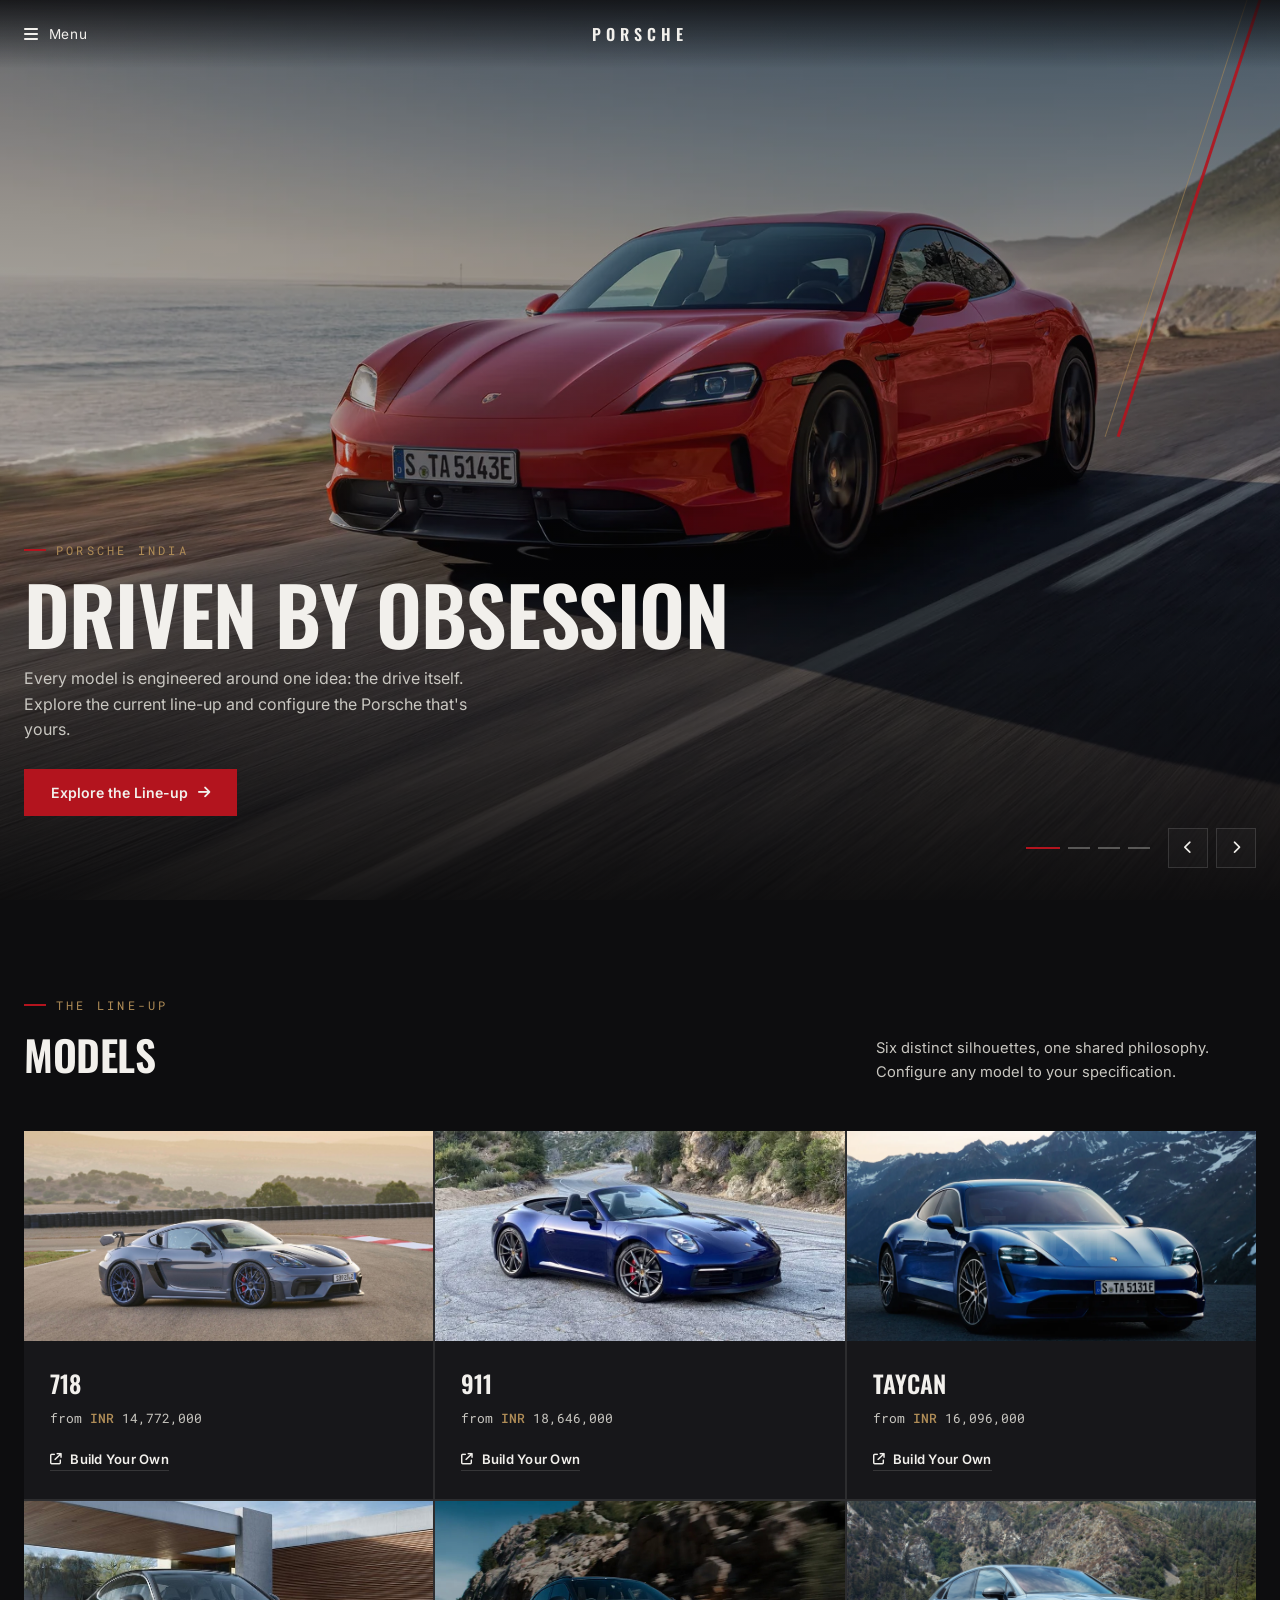
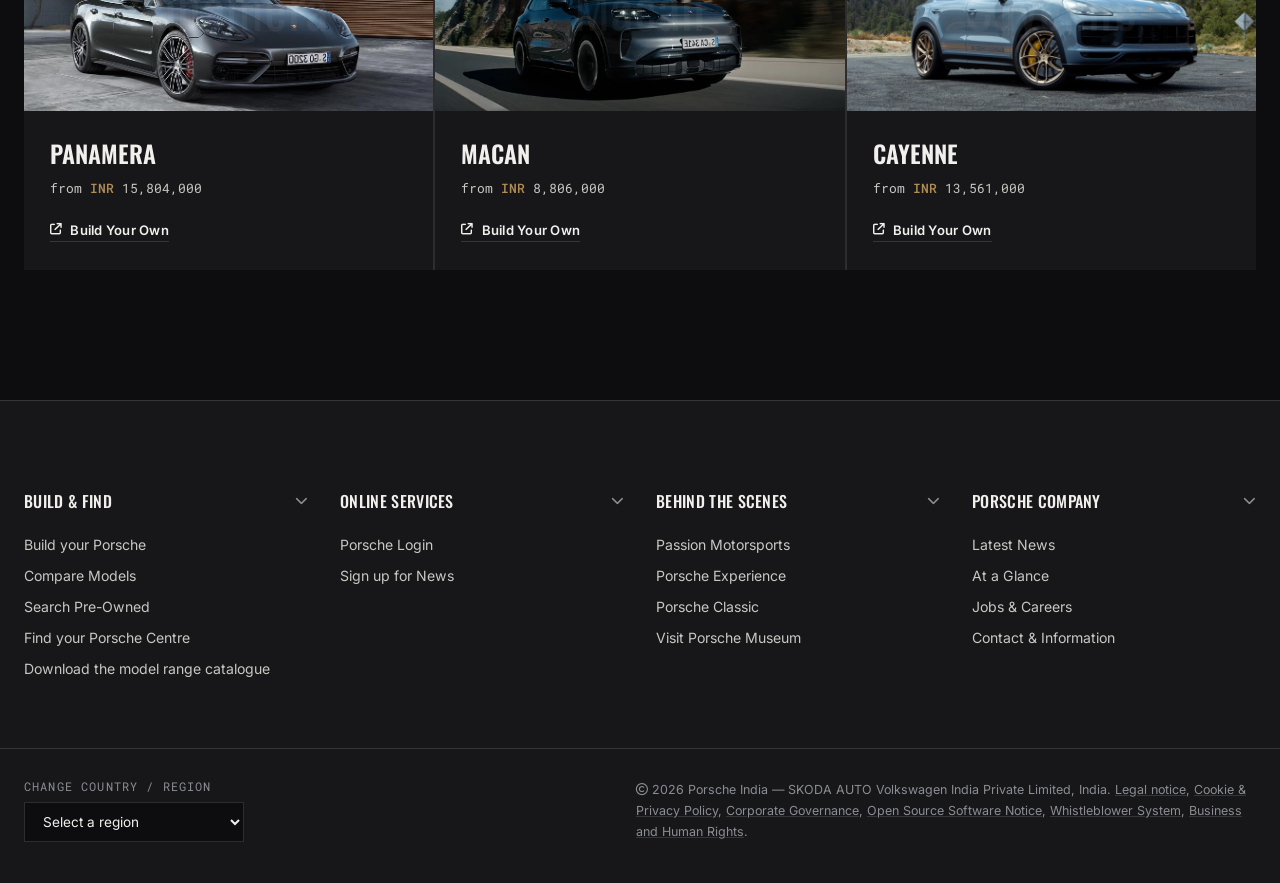
<file: index.html>
<!DOCTYPE html>
<html lang="en">

<head>
  <meta charset="UTF-8">
  <meta name="viewport" content="width=device-width, initial-scale=1.0">
  <title>Porsche India | Driven by Obsession</title>

  <link rel="preconnect" href="https://fonts.googleapis.com">
  <link rel="preconnect" href="https://fonts.gstatic.com" crossorigin>
  <link
    href="https://fonts.googleapis.com/css2?family=Oswald:wght@400;500;600;700&family=Inter:wght@400;500;600&family=Roboto+Mono:wght@400;500&display=swap"
    rel="stylesheet">

  <link rel="stylesheet" href="https://cdnjs.cloudflare.com/ajax/libs/font-awesome/6.4.2/css/all.min.css"
    integrity="sha512-z3gLpd7yknf1YoNbCzqRKc4qyor8gaKU1qmn+CShxbuBusANI9QpRohGBreCFkKxLhei6S9CQXFEbbKuqLg0DA=="
    crossorigin="anonymous" referrerpolicy="no-referrer" />

  <link rel="icon" type="image/x-icon" href="img/favicon.ico">
  <link rel="stylesheet" href="style.css">
</head>

<body>

  <header class="site-header" id="siteHeader">
    <button class="menu-trigger" id="menuTrigger" aria-haspopup="true" aria-expanded="false" aria-controls="drawer">
      <i class="fa-solid fa-bars"></i> Menu
    </button>
    <a href="#" class="wordmark">PORSCHE</a>
    <div class="header-spacer" aria-hidden="true"></div>
  </header>

  <div class="drawer-backdrop" id="drawerBackdrop"></div>
  <nav class="drawer" id="drawer" aria-label="Main menu">
    <div class="drawer-top">
      <span class="wordmark" style="position:static; transform:none;">PORSCHE<span>.</span></span>
      <button class="drawer-close" id="drawerClose" aria-label="Close menu"><i class="fa-solid fa-xmark"></i></button>
    </div>

    <div class="drawer-group">
      <h3>Build &amp; Find</h3>
      <ul>
        <li><a href="#">Build your Porsche</a></li>
        <li><a href="#">Compare Models</a></li>
        <li><a href="#">Search Pre-Owned</a></li>
        <li><a href="#">Find your Porsche Centre</a></li>
      </ul>
    </div>
    <div class="drawer-group">
      <h3>Online Services</h3>
      <ul>
        <li><a href="login.html">Porsche Login</a></li>
        <li><a href="#">Sign up for News</a></li>
      </ul>
    </div>
    <div class="drawer-group">
      <h3>Behind the Scenes</h3>
      <ul>
        <li><a href="#">Passion Motorsports</a></li>
        <li><a href="#">Porsche Experience</a></li>
        <li><a href="#">Porsche Classic</a></li>
      </ul>
    </div>
  </nav>
  <section class="hero" id="hero">
    <div class="hero-slide active" style="background-image:url('img/slider1.webp')"></div>
    <div class="hero-slide" style="background-image:url('img/slider2.webp')"></div>
    <div class="hero-slide" style="background-image:url('img/slider3.webp')"></div>
    <div class="hero-slide" style="background-image:url('img/slider4.webp')"></div>

    <div class="hero-content">
      <span class="eyebrow">Porsche India</span>
      <h1>Driven by Obsession</h1>
      <p>Every model is engineered around one idea: the drive itself. Explore the current line-up and configure the
        Porsche that's yours.</p>
      <a href="#models" class="btn-primary">Explore the Line-up <i class="fa-solid fa-arrow-right"></i></a>
    </div>

    <div class="hero-controls">
      <div class="hero-dots" id="heroDots"></div>
      <div class="hero-arrows">
        <button class="hero-arrow" id="heroPrev" aria-label="Previous slide"><i
            class="fa-solid fa-chevron-left"></i></button>
        <button class="hero-arrow" id="heroNext" aria-label="Next slide"><i
            class="fa-solid fa-chevron-right"></i></button>
      </div>
    </div>
  </section>

  <!-- ============================================================
       MODELS
  ============================================================ -->
  <section class="section" id="models">
    <div class="section-head">
      <div>
        <span class="eyebrow">The Line-up</span>
        <h2>Models</h2>
      </div>
      <p class="lede">Six distinct silhouettes, one shared philosophy. Configure any model to your specification.</p>
    </div>

    <div class="model-grid" id="modelGrid">

      <div class="model-card">
        <div class="model-media">
          <img src="img/718.jpeg" alt="Porsche 718" />
          <span class="fallback-mark">718</span>
        </div>
        <div class="model-body">
          <h3 class="name">718</h3>
          <p class="price">from <b>INR</b> 14,772,000</p>
          <a href="#" class="model-cta"><i class="fa-solid fa-arrow-up-right-from-square"></i> Build Your Own</a>
        </div>
      </div>

      <div class="model-card">
        <div class="model-media">
          <img src="img/911.jpg" alt="Porsche 911" />
          <span class="fallback-mark">911</span>
        </div>
        <div class="model-body">
          <h3 class="name">911</h3>
          <p class="price">from <b>INR</b> 18,646,000</p>
          <a href="911page.html" target="_blank" class="model-cta"><i
              class="fa-solid fa-arrow-up-right-from-square"></i> Build Your Own</a>
        </div>
      </div>

      <div class="model-card">
        <div class="model-media">
          <img src="img/tycan.webp" alt="Porsche Taycan" />
          <span class="fallback-mark">Taycan</span>
        </div>
        <div class="model-body">
          <h3 class="name">Taycan</h3>
          <p class="price">from <b>INR</b> 16,096,000</p>
          <a href="Tycanpage.html" target="_blank" class="model-cta"><i
              class="fa-solid fa-arrow-up-right-from-square"></i> Build Your Own</a>
        </div>
      </div>

      <div class="model-card">
        <div class="model-media">
          <img src="img/panamera.jpg" alt="Porsche Panamera" />
          <span class="fallback-mark">Panamera</span>
        </div>
        <div class="model-body">
          <h3 class="name">Panamera</h3>
          <p class="price">from <b>INR</b> 15,804,000</p>
          <a href="#" class="model-cta"><i class="fa-solid fa-arrow-up-right-from-square"></i> Build Your Own</a>
        </div>
      </div>

      <div class="model-card">
        <div class="model-media">
          <img src="img/macann.jpg" alt="Porsche Macan" />
          <span class="fallback-mark">Macan</span>
        </div>
        <div class="model-body">
          <h3 class="name">Macan</h3>
          <p class="price">from <b>INR</b> 8,806,000</p>
          <a href="#" class="model-cta"><i class="fa-solid fa-arrow-up-right-from-square"></i> Build Your Own</a>
        </div>
      </div>

      <div class="model-card">
        <div class="model-media">
          <img src="img/cayenne.jpg" alt="Porsche Cayenne" />
          <span class="fallback-mark">Cayenne</span>
        </div>
        <div class="model-body">
          <h3 class="name">Cayenne</h3>
          <p class="price">from <b>INR</b> 13,561,000</p>
          <a href="#" class="model-cta"><i class="fa-solid fa-arrow-up-right-from-square"></i> Build Your Own</a>
        </div>
      </div>

    </div>
  </section>

  <!-- ============================================================
       FOOTER
  ============================================================ -->
  <footer>
    <div class="foot-menu">
      <div class="foot-col">
        <button class="foot-col-trigger">Build &amp; Find <i class="fa-solid fa-chevron-down"></i></button>
        <ul class="foot-col-body">
          <li><a href="#">Build your Porsche</a></li>
          <li><a href="#">Compare Models</a></li>
          <li><a href="#">Search Pre-Owned</a></li>
          <li><a href="#">Find your Porsche Centre</a></li>
          <li><a href="#">Download the model range catalogue</a></li>
        </ul>
      </div>
      <div class="foot-col">
        <button class="foot-col-trigger">Online Services <i class="fa-solid fa-chevron-down"></i></button>
        <ul class="foot-col-body">
          <li><a href="#">Porsche Login</a></li>
          <li><a href="#">Sign up for News</a></li>
        </ul>
      </div>
      <div class="foot-col">
        <button class="foot-col-trigger">Behind the Scenes <i class="fa-solid fa-chevron-down"></i></button>
        <ul class="foot-col-body">
          <li><a href="#">Passion Motorsports</a></li>
          <li><a href="#">Porsche Experience</a></li>
          <li><a href="#">Porsche Classic</a></li>
          <li><a href="#">Visit Porsche Museum</a></li>
        </ul>
      </div>
      <div class="foot-col">
        <button class="foot-col-trigger">Porsche Company <i class="fa-solid fa-chevron-down"></i></button>
        <ul class="foot-col-body">
          <li><a href="#">Latest News</a></li>
          <li><a href="#">At a Glance</a></li>
          <li><a href="#">Jobs &amp; Careers</a></li>
          <li><a href="#">Contact &amp; Information</a></li>
        </ul>
      </div>
    </div>

    <div class="legal">
      <div class="legal-inner">
        <div class="region-select">
          <label for="regionSelect">Change country / region</label>
          <select name="region" id="regionSelect">
            <option value="">Select a region</option>
            <option value="north-america">North America</option>
            <option value="europe">Europe</option>
            <option value="asia">Asia</option>
            <option value="australia">Australia</option>
          </select>
        </div>

        <div class="copyright">
          <i class="fa-regular fa-copyright"></i> 2026 Porsche India — SKODA AUTO Volkswagen India Private Limited,
          India. <u>Legal notice</u>, <u>Cookie &amp; Privacy Policy</u>, <u>Corporate Governance</u>,
          <u>Open Source Software Notice</u>, <u>Whistleblower System</u>, <u>Business and Human Rights</u>.
        </div>
      </div>
    </div>
  </footer>

  <script>
    // ============================================================
    // HEADER — shrink / solidify on scroll
    // ============================================================
    const header = document.getElementById('siteHeader');
    const onScroll = () => header.classList.toggle('scrolled', window.scrollY > 30);
    document.addEventListener('scroll', onScroll, { passive: true });
    onScroll();

    // ============================================================
    // DRAWER MENU
    // ============================================================
    const drawer = document.getElementById('drawer');
    const backdrop = document.getElementById('drawerBackdrop');
    const menuTrigger = document.getElementById('menuTrigger');
    const drawerClose = document.getElementById('drawerClose');

    function openDrawer() {
      drawer.classList.add('open');
      backdrop.classList.add('open');
      menuTrigger.setAttribute('aria-expanded', 'true');
      document.body.style.overflow = 'hidden';
    }
    function closeDrawer() {
      drawer.classList.remove('open');
      backdrop.classList.remove('open');
      menuTrigger.setAttribute('aria-expanded', 'false');
      document.body.style.overflow = '';
    }
    menuTrigger.addEventListener('click', openDrawer);
    drawerClose.addEventListener('click', closeDrawer);
    backdrop.addEventListener('click', closeDrawer);
    document.addEventListener('keydown', e => { if (e.key === 'Escape') closeDrawer(); });

    // ============================================================
    // HERO CAROUSEL
    // ============================================================
    const slides = Array.from(document.querySelectorAll('.hero-slide'));
    const dotsWrap = document.getElementById('heroDots');
    let current = 0;
    let timer;

    slides.forEach((_, i) => {
      const dot = document.createElement('button');
      dot.className = 'hero-dot' + (i === 0 ? ' active' : '');
      dot.setAttribute('aria-label', 'Go to slide ' + (i + 1));
      dot.addEventListener('click', () => goTo(i));
      dotsWrap.appendChild(dot);
    });
    const dots = Array.from(dotsWrap.children);

    function goTo(index) {
      slides[current].classList.remove('active');
      dots[current].classList.remove('active');
      current = (index + slides.length) % slides.length;
      slides[current].classList.add('active');
      dots[current].classList.add('active');
      resetTimer();
    }
    function next() { goTo(current + 1); }
    function prev() { goTo(current - 1); }
    function resetTimer() {
      clearInterval(timer);
      timer = setInterval(next, 6000);
    }

    document.getElementById('heroNext').addEventListener('click', next);
    document.getElementById('heroPrev').addEventListener('click', prev);
    resetTimer();

    // swipe support
    let touchStartX = 0;
    const hero = document.getElementById('hero');
    hero.addEventListener('touchstart', e => touchStartX = e.touches[0].clientX, { passive: true });
    hero.addEventListener('touchend', e => {
      const diff = e.changedTouches[0].clientX - touchStartX;
      if (Math.abs(diff) > 40) diff < 0 ? next() : prev();
    }, { passive: true });

    // ============================================================
    // SCROLL REVEAL — model cards
    // ============================================================
    const cards = document.querySelectorAll('.model-card');
    const io = new IntersectionObserver((entries) => {
      entries.forEach((entry, i) => {
        if (entry.isIntersecting) {
          setTimeout(() => entry.target.classList.add('in-view'), i * 60);
          io.unobserve(entry.target);
        }
      });
    }, { threshold: 0.15 });
    cards.forEach(card => io.observe(card));

    // ============================================================
    // FOOTER ACCORDION (mobile only — CSS handles desktop override)
    // ============================================================
    document.querySelectorAll('.foot-col-trigger').forEach(btn => {
      btn.addEventListener('click', () => {
        if (window.innerWidth >= 640) return;
        btn.parentElement.classList.toggle('open');
      });
    });
  </script>

</body>

</html>
</file>
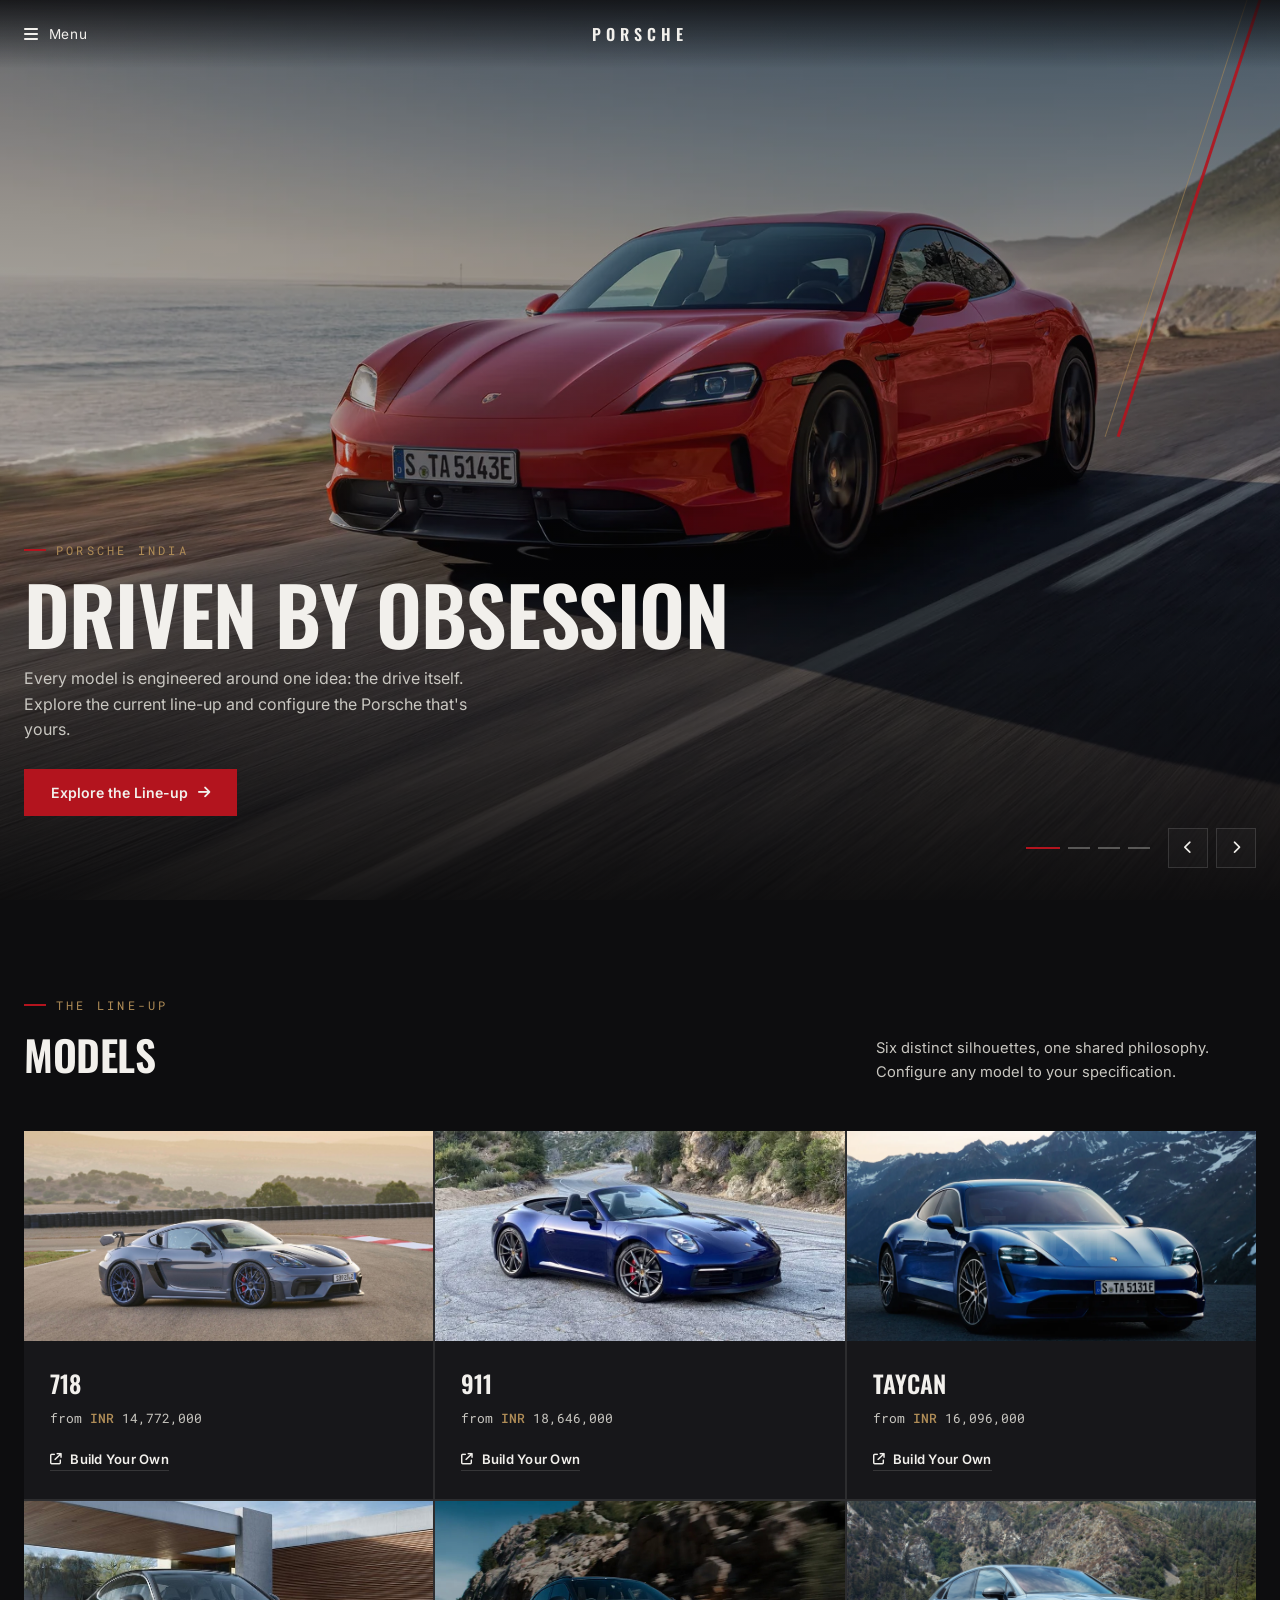
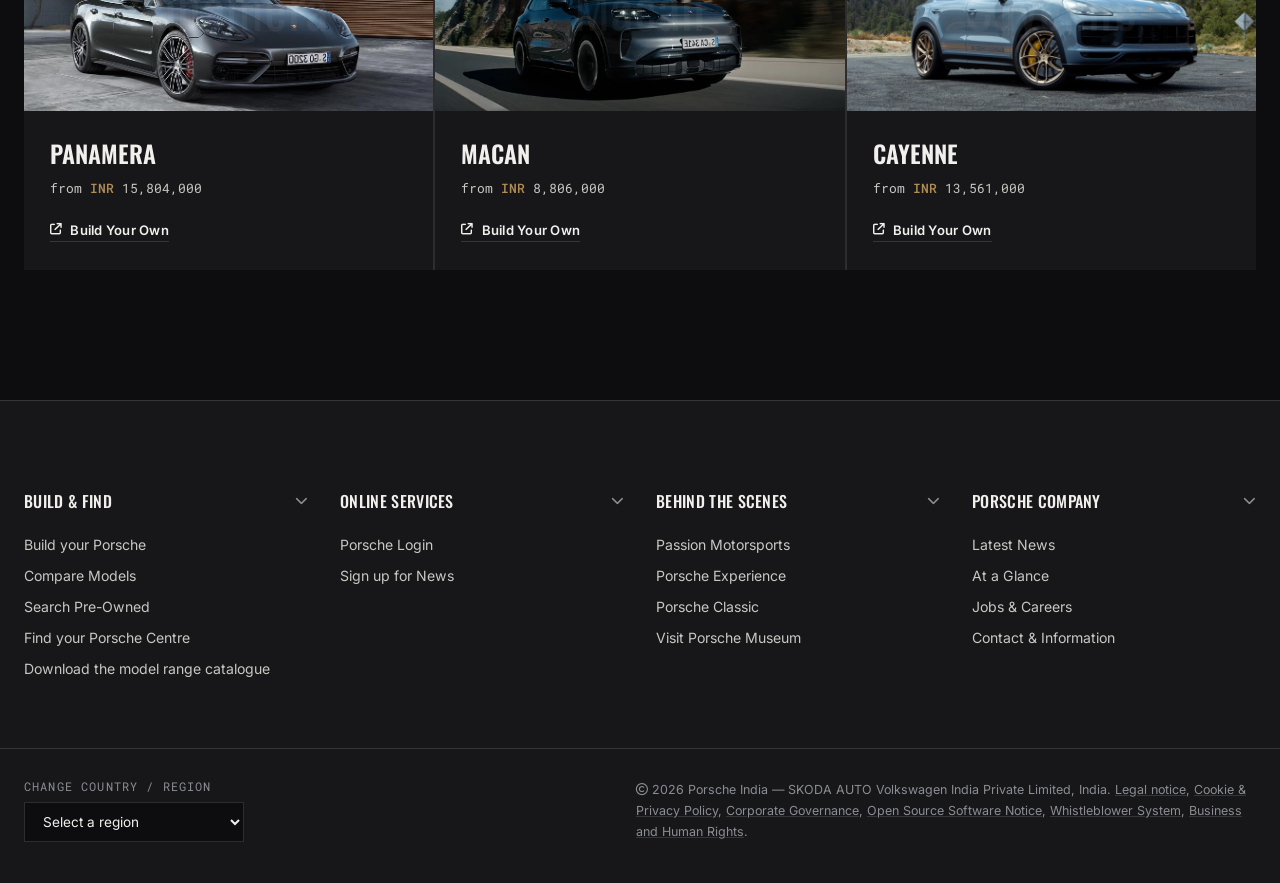
<file: mainpage.html>
<!DOCTYPE html>
<html lang="en">

<head>
  <meta charset="UTF-8">
  <meta name="viewport" content="width=device-width, initial-scale=1.0">
  <title>Porsche India | Driven by Obsession</title>

  <link rel="preconnect" href="https://fonts.googleapis.com">
  <link rel="preconnect" href="https://fonts.gstatic.com" crossorigin>
  <link
    href="https://fonts.googleapis.com/css2?family=Oswald:wght@400;500;600;700&family=Inter:wght@400;500;600&family=Roboto+Mono:wght@400;500&display=swap"
    rel="stylesheet">

  <link rel="stylesheet" href="https://cdnjs.cloudflare.com/ajax/libs/font-awesome/6.4.2/css/all.min.css"
    integrity="sha512-z3gLpd7yknf1YoNbCzqRKc4qyor8gaKU1qmn+CShxbuBusANI9QpRohGBreCFkKxLhei6S9CQXFEbbKuqLg0DA=="
    crossorigin="anonymous" referrerpolicy="no-referrer" />

  <link rel="icon" type="image/x-icon" href="img/favicon.ico">
  <link rel="stylesheet" href="style.css">
</head>

<body>

  <header class="site-header" id="siteHeader">
    <button class="menu-trigger" id="menuTrigger" aria-haspopup="true" aria-expanded="false" aria-controls="drawer">
      <i class="fa-solid fa-bars"></i> Menu
    </button>
    <a href="#" class="wordmark">PORSCHE</a>
    <div class="header-spacer" aria-hidden="true"></div>
  </header>

  <div class="drawer-backdrop" id="drawerBackdrop"></div>
  <nav class="drawer" id="drawer" aria-label="Main menu">
    <div class="drawer-top">
      <span class="wordmark" style="position:static; transform:none;">PORSCHE<span>.</span></span>
      <button class="drawer-close" id="drawerClose" aria-label="Close menu"><i class="fa-solid fa-xmark"></i></button>
    </div>

    <div class="drawer-group">
      <h3>Build &amp; Find</h3>
      <ul>
        <li><a href="#">Build your Porsche</a></li>
        <li><a href="#">Compare Models</a></li>
        <li><a href="#">Search Pre-Owned</a></li>
        <li><a href="#">Find your Porsche Centre</a></li>
      </ul>
    </div>
    <div class="drawer-group">
      <h3>Online Services</h3>
      <ul>
        <li><a href="login.html">Porsche Login</a></li>
        <li><a href="#">Sign up for News</a></li>
      </ul>
    </div>
    <div class="drawer-group">
      <h3>Behind the Scenes</h3>
      <ul>
        <li><a href="#">Passion Motorsports</a></li>
        <li><a href="#">Porsche Experience</a></li>
        <li><a href="#">Porsche Classic</a></li>
      </ul>
    </div>
  </nav>
  <section class="hero" id="hero">
    <div class="hero-slide active" style="background-image:url('img/slider1.webp')"></div>
    <div class="hero-slide" style="background-image:url('img/slider2.webp')"></div>
    <div class="hero-slide" style="background-image:url('img/slider3.webp')"></div>
    <div class="hero-slide" style="background-image:url('img/slider4.webp')"></div>

    <div class="hero-content">
      <span class="eyebrow">Porsche India</span>
      <h1>Driven by Obsession</h1>
      <p>Every model is engineered around one idea: the drive itself. Explore the current line-up and configure the
        Porsche that's yours.</p>
      <a href="#models" class="btn-primary">Explore the Line-up <i class="fa-solid fa-arrow-right"></i></a>
    </div>

    <div class="hero-controls">
      <div class="hero-dots" id="heroDots"></div>
      <div class="hero-arrows">
        <button class="hero-arrow" id="heroPrev" aria-label="Previous slide"><i
            class="fa-solid fa-chevron-left"></i></button>
        <button class="hero-arrow" id="heroNext" aria-label="Next slide"><i
            class="fa-solid fa-chevron-right"></i></button>
      </div>
    </div>
  </section>

  <!-- ============================================================
       MODELS
  ============================================================ -->
  <section class="section" id="models">
    <div class="section-head">
      <div>
        <span class="eyebrow">The Line-up</span>
        <h2>Models</h2>
      </div>
      <p class="lede">Six distinct silhouettes, one shared philosophy. Configure any model to your specification.</p>
    </div>

    <div class="model-grid" id="modelGrid">

      <div class="model-card">
        <div class="model-media">
          <img src="img/718.jpeg" alt="Porsche 718" />
          <span class="fallback-mark">718</span>
        </div>
        <div class="model-body">
          <h3 class="name">718</h3>
          <p class="price">from <b>INR</b> 14,772,000</p>
          <a href="#" class="model-cta"><i class="fa-solid fa-arrow-up-right-from-square"></i> Build Your Own</a>
        </div>
      </div>

      <div class="model-card">
        <div class="model-media">
          <img src="img/911.jpg" alt="Porsche 911" />
          <span class="fallback-mark">911</span>
        </div>
        <div class="model-body">
          <h3 class="name">911</h3>
          <p class="price">from <b>INR</b> 18,646,000</p>
          <a href="911page.html" target="_blank" class="model-cta"><i
              class="fa-solid fa-arrow-up-right-from-square"></i> Build Your Own</a>
        </div>
      </div>

      <div class="model-card">
        <div class="model-media">
          <img src="img/tycan.webp" alt="Porsche Taycan" />
          <span class="fallback-mark">Taycan</span>
        </div>
        <div class="model-body">
          <h3 class="name">Taycan</h3>
          <p class="price">from <b>INR</b> 16,096,000</p>
          <a href="Tycanpage.html" target="_blank" class="model-cta"><i
              class="fa-solid fa-arrow-up-right-from-square"></i> Build Your Own</a>
        </div>
      </div>

      <div class="model-card">
        <div class="model-media">
          <img src="img/panamera.jpg" alt="Porsche Panamera" />
          <span class="fallback-mark">Panamera</span>
        </div>
        <div class="model-body">
          <h3 class="name">Panamera</h3>
          <p class="price">from <b>INR</b> 15,804,000</p>
          <a href="#" class="model-cta"><i class="fa-solid fa-arrow-up-right-from-square"></i> Build Your Own</a>
        </div>
      </div>

      <div class="model-card">
        <div class="model-media">
          <img src="img/macann.jpg" alt="Porsche Macan" />
          <span class="fallback-mark">Macan</span>
        </div>
        <div class="model-body">
          <h3 class="name">Macan</h3>
          <p class="price">from <b>INR</b> 8,806,000</p>
          <a href="#" class="model-cta"><i class="fa-solid fa-arrow-up-right-from-square"></i> Build Your Own</a>
        </div>
      </div>

      <div class="model-card">
        <div class="model-media">
          <img src="img/cayenne.jpg" alt="Porsche Cayenne" />
          <span class="fallback-mark">Cayenne</span>
        </div>
        <div class="model-body">
          <h3 class="name">Cayenne</h3>
          <p class="price">from <b>INR</b> 13,561,000</p>
          <a href="#" class="model-cta"><i class="fa-solid fa-arrow-up-right-from-square"></i> Build Your Own</a>
        </div>
      </div>

    </div>
  </section>

  <!-- ============================================================
       FOOTER
  ============================================================ -->
  <footer>
    <div class="foot-menu">
      <div class="foot-col">
        <button class="foot-col-trigger">Build &amp; Find <i class="fa-solid fa-chevron-down"></i></button>
        <ul class="foot-col-body">
          <li><a href="#">Build your Porsche</a></li>
          <li><a href="#">Compare Models</a></li>
          <li><a href="#">Search Pre-Owned</a></li>
          <li><a href="#">Find your Porsche Centre</a></li>
          <li><a href="#">Download the model range catalogue</a></li>
        </ul>
      </div>
      <div class="foot-col">
        <button class="foot-col-trigger">Online Services <i class="fa-solid fa-chevron-down"></i></button>
        <ul class="foot-col-body">
          <li><a href="#">Porsche Login</a></li>
          <li><a href="#">Sign up for News</a></li>
        </ul>
      </div>
      <div class="foot-col">
        <button class="foot-col-trigger">Behind the Scenes <i class="fa-solid fa-chevron-down"></i></button>
        <ul class="foot-col-body">
          <li><a href="#">Passion Motorsports</a></li>
          <li><a href="#">Porsche Experience</a></li>
          <li><a href="#">Porsche Classic</a></li>
          <li><a href="#">Visit Porsche Museum</a></li>
        </ul>
      </div>
      <div class="foot-col">
        <button class="foot-col-trigger">Porsche Company <i class="fa-solid fa-chevron-down"></i></button>
        <ul class="foot-col-body">
          <li><a href="#">Latest News</a></li>
          <li><a href="#">At a Glance</a></li>
          <li><a href="#">Jobs &amp; Careers</a></li>
          <li><a href="#">Contact &amp; Information</a></li>
        </ul>
      </div>
    </div>

    <div class="legal">
      <div class="legal-inner">
        <div class="region-select">
          <label for="regionSelect">Change country / region</label>
          <select name="region" id="regionSelect">
            <option value="">Select a region</option>
            <option value="north-america">North America</option>
            <option value="europe">Europe</option>
            <option value="asia">Asia</option>
            <option value="australia">Australia</option>
          </select>
        </div>

        <div class="copyright">
          <i class="fa-regular fa-copyright"></i> 2026 Porsche India — SKODA AUTO Volkswagen India Private Limited,
          India. <u>Legal notice</u>, <u>Cookie &amp; Privacy Policy</u>, <u>Corporate Governance</u>,
          <u>Open Source Software Notice</u>, <u>Whistleblower System</u>, <u>Business and Human Rights</u>.
        </div>
      </div>
    </div>
  </footer>

  <script>
    // ============================================================
    // HEADER — shrink / solidify on scroll
    // ============================================================
    const header = document.getElementById('siteHeader');
    const onScroll = () => header.classList.toggle('scrolled', window.scrollY > 30);
    document.addEventListener('scroll', onScroll, { passive: true });
    onScroll();

    // ============================================================
    // DRAWER MENU
    // ============================================================
    const drawer = document.getElementById('drawer');
    const backdrop = document.getElementById('drawerBackdrop');
    const menuTrigger = document.getElementById('menuTrigger');
    const drawerClose = document.getElementById('drawerClose');

    function openDrawer() {
      drawer.classList.add('open');
      backdrop.classList.add('open');
      menuTrigger.setAttribute('aria-expanded', 'true');
      document.body.style.overflow = 'hidden';
    }
    function closeDrawer() {
      drawer.classList.remove('open');
      backdrop.classList.remove('open');
      menuTrigger.setAttribute('aria-expanded', 'false');
      document.body.style.overflow = '';
    }
    menuTrigger.addEventListener('click', openDrawer);
    drawerClose.addEventListener('click', closeDrawer);
    backdrop.addEventListener('click', closeDrawer);
    document.addEventListener('keydown', e => { if (e.key === 'Escape') closeDrawer(); });

    // ============================================================
    // HERO CAROUSEL
    // ============================================================
    const slides = Array.from(document.querySelectorAll('.hero-slide'));
    const dotsWrap = document.getElementById('heroDots');
    let current = 0;
    let timer;

    slides.forEach((_, i) => {
      const dot = document.createElement('button');
      dot.className = 'hero-dot' + (i === 0 ? ' active' : '');
      dot.setAttribute('aria-label', 'Go to slide ' + (i + 1));
      dot.addEventListener('click', () => goTo(i));
      dotsWrap.appendChild(dot);
    });
    const dots = Array.from(dotsWrap.children);

    function goTo(index) {
      slides[current].classList.remove('active');
      dots[current].classList.remove('active');
      current = (index + slides.length) % slides.length;
      slides[current].classList.add('active');
      dots[current].classList.add('active');
      resetTimer();
    }
    function next() { goTo(current + 1); }
    function prev() { goTo(current - 1); }
    function resetTimer() {
      clearInterval(timer);
      timer = setInterval(next, 6000);
    }

    document.getElementById('heroNext').addEventListener('click', next);
    document.getElementById('heroPrev').addEventListener('click', prev);
    resetTimer();

    // swipe support
    let touchStartX = 0;
    const hero = document.getElementById('hero');
    hero.addEventListener('touchstart', e => touchStartX = e.touches[0].clientX, { passive: true });
    hero.addEventListener('touchend', e => {
      const diff = e.changedTouches[0].clientX - touchStartX;
      if (Math.abs(diff) > 40) diff < 0 ? next() : prev();
    }, { passive: true });

    // ============================================================
    // SCROLL REVEAL — model cards
    // ============================================================
    const cards = document.querySelectorAll('.model-card');
    const io = new IntersectionObserver((entries) => {
      entries.forEach((entry, i) => {
        if (entry.isIntersecting) {
          setTimeout(() => entry.target.classList.add('in-view'), i * 60);
          io.unobserve(entry.target);
        }
      });
    }, { threshold: 0.15 });
    cards.forEach(card => io.observe(card));

    // ============================================================
    // FOOTER ACCORDION (mobile only — CSS handles desktop override)
    // ============================================================
    document.querySelectorAll('.foot-col-trigger').forEach(btn => {
      btn.addEventListener('click', () => {
        if (window.innerWidth >= 640) return;
        btn.parentElement.classList.toggle('open');
      });
    });
  </script>

</body>

</html>
</file>
<file: style.css>
/* ============================================================
       DESIGN TOKENS
    ============================================================ */
:root {
    --ink: #0d0d0f;
    --ink-soft: #17171a;
    --ivory: #f2f0ec;
    --ivory-dim: #c9c7c1;
    --racing-red: #b3141e;
    --racing-red-dim: #7d0e15;
    --champagne: #b08d57;
    --steel: #8a8d93;
    --line: rgba(242, 240, 236, 0.14);

    --display: 'Oswald', sans-serif;
    --body: 'Inter', sans-serif;
    --mono: 'Roboto Mono', monospace;

    --header-h: 68px;
    --ease: cubic-bezier(0.65, 0, 0.35, 1);
}

* {
    box-sizing: border-box;
}

html {
    scroll-behavior: smooth;
}

body {
    margin: 0;
    background: var(--ink);
    color: var(--ivory);
    font-family: var(--body);
    -webkit-font-smoothing: antialiased;
    overflow-x: hidden;
}

img {
    max-width: 100%;
    display: block;
}

a {
    color: inherit;
}

:focus-visible {
    outline: 2px solid var(--racing-red);
    outline-offset: 3px;
}

.eyebrow {
    font-family: var(--mono);
    font-size: 0.72rem;
    letter-spacing: 0.28em;
    text-transform: uppercase;
    color: var(--champagne);
    display: inline-flex;
    align-items: center;
    gap: 10px;
}

.eyebrow::before {
    content: '';
    width: 22px;
    height: 2px;
    background: var(--racing-red);
    display: inline-block;
}

/* ============================================================
       HEADER
    ============================================================ */
.site-header {
    position: fixed;
    top: 0;
    left: 0;
    right: 0;
    height: var(--header-h);
    z-index: 100;
    display: flex;
    align-items: center;
    justify-content: space-between;
    padding: 0 20px;
    background: linear-gradient(to bottom, rgba(13, 13, 15, 0.85), transparent);
    transition: background 0.35s var(--ease), box-shadow 0.35s var(--ease), height 0.3s var(--ease);
}

.site-header.scrolled {
    background: rgba(13, 13, 15, 0.92);
    backdrop-filter: blur(10px);
    box-shadow: 0 1px 0 var(--line);
    height: 58px;
}

.menu-trigger {
    background: none;
    border: none;
    color: var(--ivory);
    font-family: var(--body);
    font-size: 0.85rem;
    letter-spacing: 0.05em;
    display: flex;
    align-items: center;
    gap: 10px;
    cursor: pointer;
    padding: 8px 4px;
}

.menu-trigger i {
    font-size: 1rem;
}

.wordmark {
    font-family: var(--display);
    font-weight: 600;
    letter-spacing: 0.32em;
    font-size: 1rem;
    text-decoration: none;
    color: var(--ivory);
    position: absolute;
    left: 50%;
    transform: translateX(-50%);
}

.wordmark span {
    color: var(--racing-red);
}

.header-spacer {
    width: 84px;
}

/* ============================================================
       DRAWER NAV
    ============================================================ */
.drawer-backdrop {
    position: fixed;
    inset: 0;
    background: rgba(0, 0, 0, 0.55);
    backdrop-filter: blur(2px);
    z-index: 199;
    opacity: 0;
    pointer-events: none;
    transition: opacity 0.35s var(--ease);
}

.drawer-backdrop.open {
    opacity: 1;
    pointer-events: auto;
}

.drawer {
    position: fixed;
    top: 0;
    right: 0;
    height: 100%;
    width: min(360px, 86vw);
    background: var(--ink-soft);
    border-left: 1px solid var(--line);
    z-index: 200;
    transform: translateX(100%);
    transition: transform 0.45s var(--ease);
    padding: 26px 28px;
    overflow-y: auto;
}

.drawer.open {
    transform: translateX(0);
}

.drawer-top {
    display: flex;
    justify-content: space-between;
    align-items: center;
    margin-bottom: 34px;
}

.drawer-close {
    background: none;
    border: none;
    color: var(--ivory);
    font-size: 1.3rem;
    cursor: pointer;
    padding: 6px;
}

.drawer-group+.drawer-group {
    margin-top: 28px;
    padding-top: 24px;
    border-top: 1px solid var(--line);
}

.drawer-group h3 {
    font-family: var(--mono);
    font-size: 0.68rem;
    letter-spacing: 0.2em;
    text-transform: uppercase;
    color: var(--steel);
    margin: 0 0 12px;
}

.drawer-group ul {
    list-style: none;
    margin: 0;
    padding: 0;
}

.drawer-group li+li {
    margin-top: 2px;
}

.drawer-group a {
    display: block;
    padding: 9px 0;
    text-decoration: none;
    font-family: var(--display);
    font-weight: 400;
    font-size: 1.05rem;
    color: var(--ivory);
    border-bottom: 1px solid transparent;
    transition: color 0.2s, padding-left 0.2s;
}

.drawer-group a:hover {
    color: var(--racing-red);
    padding-left: 6px;
}

/* ============================================================
       HERO
    ============================================================ */
.hero {
    position: relative;
    height: 100svh;
    min-height: 460px;
    overflow: hidden;
    background: linear-gradient(155deg, #1c1c1f, #0a0a0b 65%);
}

.hero-slide {
    position: absolute;
    inset: 0;
    background-size: cover;
    background-position: center;
    opacity: 0;
    transform: scale(1.06);
    transition: opacity 1.1s var(--ease), transform 6s linear;
}

.hero-slide.active {
    opacity: 1;
    transform: scale(1);
}

.hero-slide::after {
    content: '';
    position: absolute;
    inset: 0;
    background: linear-gradient(0deg, rgba(10, 10, 11, 0.92) 0%, rgba(10, 10, 11, 0.25) 45%, rgba(10, 10, 11, 0.55) 100%);
}

/* signature diagonal stripe */
.hero::before {
    content: '';
    position: absolute;
    top: -10%;
    right: 6%;
    width: 3px;
    height: 60%;
    background: var(--racing-red);
    transform: rotate(18deg);
    z-index: 5;
    opacity: 0.9;
}

.hero::after {
    content: '';
    position: absolute;
    top: -10%;
    right: calc(6% + 14px);
    width: 1px;
    height: 60%;
    background: var(--champagne);
    transform: rotate(18deg);
    z-index: 5;
    opacity: 0.55;
}

.hero-content {
    position: relative;
    z-index: 6;
    height: 100%;
    display: flex;
    flex-direction: column;
    justify-content: flex-end;
    padding: 0 24px 84px;
    max-width: 760px;
}

.hero-content h1 {
    font-family: var(--display);
    font-weight: 600;
    font-size: clamp(2.4rem, 8vw, 5rem);
    line-height: 0.98;
    margin: 16px 0 14px;
    text-transform: uppercase;
    letter-spacing: -0.01em;
}

.hero-content p {
    font-size: 1rem;
    color: var(--ivory-dim);
    max-width: 460px;
    margin: 0 0 26px;
    line-height: 1.6;
}

.btn-primary {
    display: inline-flex;
    align-items: center;
    gap: 10px;
    width: fit-content;
    background: var(--racing-red);
    color: var(--ivory);
    text-decoration: none;
    font-family: var(--body);
    font-weight: 600;
    font-size: 0.88rem;
    padding: 14px 26px;
    border: 1px solid var(--racing-red);
    transition: background 0.25s, color 0.25s, border-color 0.25s;
}

.btn-primary:hover {
    background: transparent;
    border-color: var(--ivory);
}

.hero-controls {
    position: absolute;
    z-index: 6;
    bottom: 32px;
    right: 24px;
    display: flex;
    align-items: center;
    gap: 18px;
}

.hero-arrows {
    display: flex;
    gap: 8px;
}

.hero-arrow {
    width: 40px;
    height: 40px;
    border: 1px solid var(--line);
    background: rgba(255, 255, 255, 0.02);
    color: var(--ivory);
    display: flex;
    align-items: center;
    justify-content: center;
    cursor: pointer;
    transition: border-color 0.2s, background 0.2s;
}

.hero-arrow:hover {
    border-color: var(--racing-red);
    background: rgba(179, 20, 30, 0.12);
}

.hero-dots {
    display: flex;
    gap: 8px;
}

.hero-dot {
    width: 22px;
    height: 2px;
    background: rgba(242, 240, 236, 0.3);
    border: none;
    cursor: pointer;
    padding: 0;
    transition: background 0.25s, width 0.25s;
}

.hero-dot.active {
    background: var(--racing-red);
    width: 34px;
}

/* ============================================================
       SECTION SHELL
    ============================================================ */
.section {
    max-width: 1280px;
    margin: 0 auto;
    padding: 90px 24px;
}

.section-head {
    display: flex;
    flex-wrap: wrap;
    justify-content: space-between;
    align-items: flex-end;
    gap: 20px;
    margin-bottom: 46px;
}

.section-head h2 {
    font-family: var(--display);
    font-weight: 600;
    font-size: clamp(1.8rem, 4vw, 2.6rem);
    text-transform: uppercase;
    margin: 10px 0 0;
    letter-spacing: -0.01em;
}

.section-head .lede {
    max-width: 380px;
    color: var(--ivory-dim);
    font-size: 0.92rem;
    line-height: 1.6;
    margin: 0;
}

/* ============================================================
       MODEL GRID
    ============================================================ */
.model-grid {
    display: grid;
    grid-template-columns: 1fr;
    gap: 2px;
    background: var(--line);
}

@media (min-width: 640px) {
    .model-grid {
        grid-template-columns: 1fr 1fr;
    }
}

@media (min-width: 1024px) {
    .model-grid {
        grid-template-columns: 1fr 1fr 1fr;
    }
}

.model-card {
    position: relative;
    background: var(--ink-soft);
    padding: 0;
    overflow: hidden;
    opacity: 0;
    transform: translateY(28px);
    transition: opacity 0.7s var(--ease), transform 0.7s var(--ease);
}

.model-card.in-view {
    opacity: 1;
    transform: translateY(0);
}

.model-media {
    position: relative;
    height: 210px;
    background-size: cover;
    background-position: center;
    background: radial-gradient(120% 140% at 30% 20%, #26262a, #0d0d0f 70%);
    display: flex;
    align-items: center;
    justify-content: center;
    overflow: hidden;
}

.model-media img {
    width: 100%;
    height: 100%;
    object-fit: cover;
}

.model-media .fallback-mark {
    font-family: var(--display);
    font-size: 3.4rem;
    color: rgba(242, 240, 236, 0.06);
    letter-spacing: 0.02em;
    position: absolute;
    white-space: nowrap;
}

.model-body {
    padding: 24px 26px 28px;
}

.model-body .name {
    font-family: var(--display);
    font-weight: 600;
    font-size: 1.5rem;
    text-transform: uppercase;
    margin: 0 0 8px;
}

.model-body .price {
    font-family: var(--mono);
    font-size: 0.82rem;
    color: var(--ivory-dim);
    margin: 0 0 20px;
}

.model-body .price b {
    color: var(--champagne);
    font-weight: 500;
}

.model-cta {
    display: inline-flex;
    align-items: center;
    gap: 8px;
    text-decoration: none;
    color: var(--ivory);
    font-size: 0.82rem;
    font-weight: 600;
    letter-spacing: 0.02em;
    position: relative;
    padding-bottom: 4px;
}

.model-cta::after {
    content: '';
    position: absolute;
    left: 0;
    bottom: 0;
    height: 1px;
    width: 100%;
    background: var(--line);
}

.model-cta::before {
    content: '';
    position: absolute;
    left: 0;
    bottom: 0;
    height: 1px;
    width: 0;
    background: var(--racing-red);
    transition: width 0.3s var(--ease);
    z-index: 1;
}

.model-cta:hover::before {
    width: 100%;
}

.model-cta i {
    font-size: 0.72rem;
}

/* ============================================================
       FOOTER
    ============================================================ */
footer {
    background: var(--ink-soft);
    border-top: 1px solid var(--line);
    margin-top: 40px;
}

.foot-menu {
    max-width: 1280px;
    margin: 0 auto;
    padding: 70px 24px 40px;
    display: grid;
    grid-template-columns: 1fr;
    gap: 0;
}

@media (min-width: 640px) {
    .foot-menu {
        grid-template-columns: 1fr 1fr;
        gap: 0 40px;
    }
}

@media (min-width: 1024px) {
    .foot-menu {
        grid-template-columns: repeat(4, 1fr);
        gap: 0 32px;
    }
}

.foot-col {
    border-bottom: 1px solid var(--line);
}

@media (min-width: 640px) {
    .foot-col {
        border-bottom: none;
    }
}

.foot-col-trigger {
    width: 100%;
    background: none;
    border: none;
    color: var(--ivory);
    font-family: var(--display);
    font-weight: 500;
    font-size: 1rem;
    text-transform: uppercase;
    letter-spacing: 0.02em;
    display: flex;
    justify-content: space-between;
    align-items: center;
    padding: 18px 0;
    cursor: pointer;
}

.foot-col-trigger i {
    font-size: 0.8rem;
    transition: transform 0.3s var(--ease);
    color: var(--steel);
}

@media (min-width: 640px) {
    .foot-col-trigger {
        cursor: default;
        padding-bottom: 16px;
    }
}

.foot-col.open .foot-col-trigger i {
    transform: rotate(180deg);
}

.foot-col-body {
    list-style: none;
    margin: 0;
    padding: 0;
    max-height: 0;
    overflow: hidden;
    transition: max-height 0.4s var(--ease);
}

.foot-col.open .foot-col-body {
    max-height: 400px;
    padding-bottom: 18px;
}

@media (min-width: 640px) {
    .foot-col-body {
        max-height: none !important;
        padding-bottom: 24px !important;
    }
}

.foot-col-body li a {
    display: block;
    padding: 7px 0;
    color: var(--ivory-dim);
    text-decoration: none;
    font-size: 0.88rem;
    transition: color 0.2s;
}

.foot-col-body li a:hover {
    color: var(--ivory);
}

.legal {
    border-top: 1px solid var(--line);
}

.legal-inner {
    max-width: 1280px;
    margin: 0 auto;
    padding: 30px 24px 40px;
    display: flex;
    flex-wrap: wrap;
    justify-content: space-between;
    align-items: flex-start;
    gap: 24px;
}

.region-select {
    display: flex;
    flex-direction: column;
    gap: 8px;
}

.region-select label {
    font-family: var(--mono);
    font-size: 0.72rem;
    letter-spacing: 0.1em;
    text-transform: uppercase;
    color: var(--steel);
}

.region-select select {
    background: var(--ink);
    color: var(--ivory);
    border: 1px solid var(--line);
    padding: 10px 14px;
    font-family: var(--body);
    font-size: 0.85rem;
    min-width: 220px;
}

.copyright {
    max-width: 620px;
    font-size: 0.78rem;
    line-height: 1.7;
    color: var(--steel);
}

.copyright u {
    text-decoration-color: var(--line);
    cursor: pointer;
}

/* ============================================================
       MOTION SAFETY
    ============================================================ */
@media (prefers-reduced-motion: reduce) {
    * {
        transition-duration: 0.01ms !important;
        animation-duration: 0.01ms !important;
    }

    .hero-slide {
        transform: none !important;
    }
}
</file>
